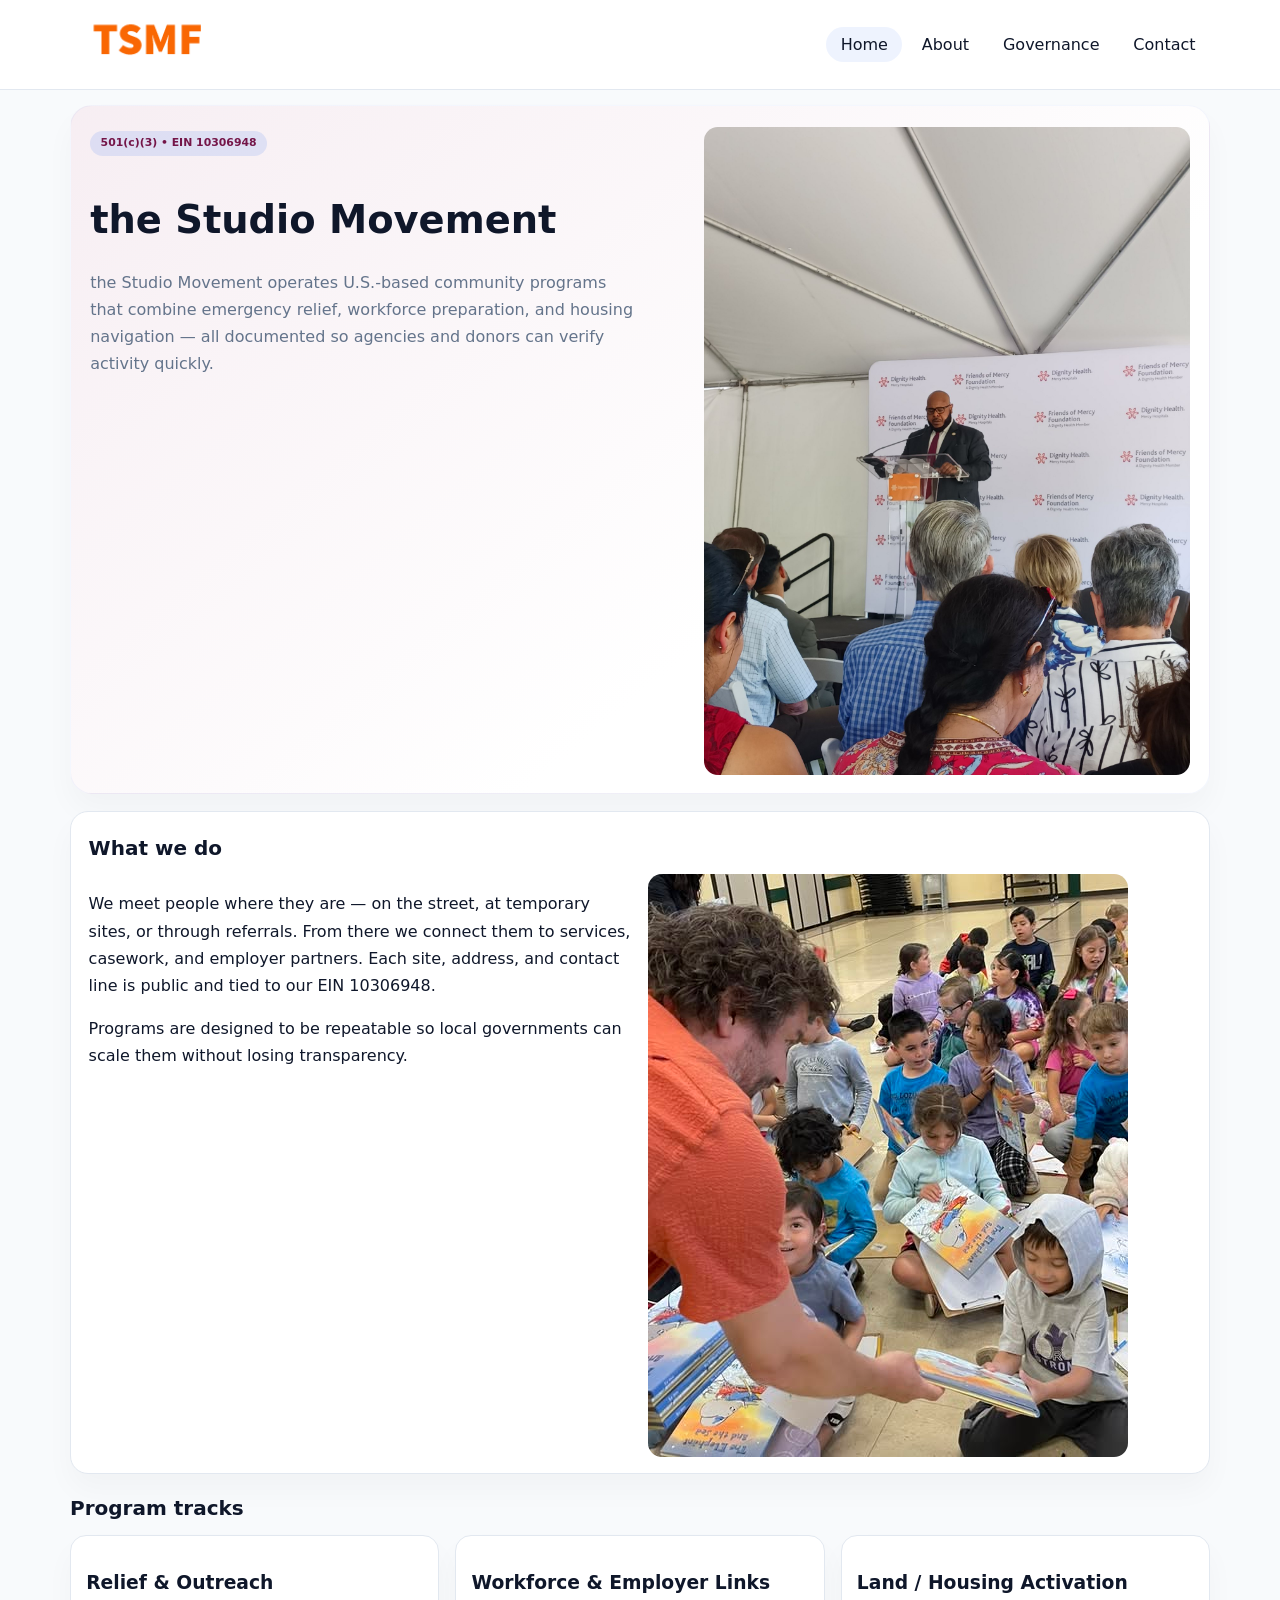
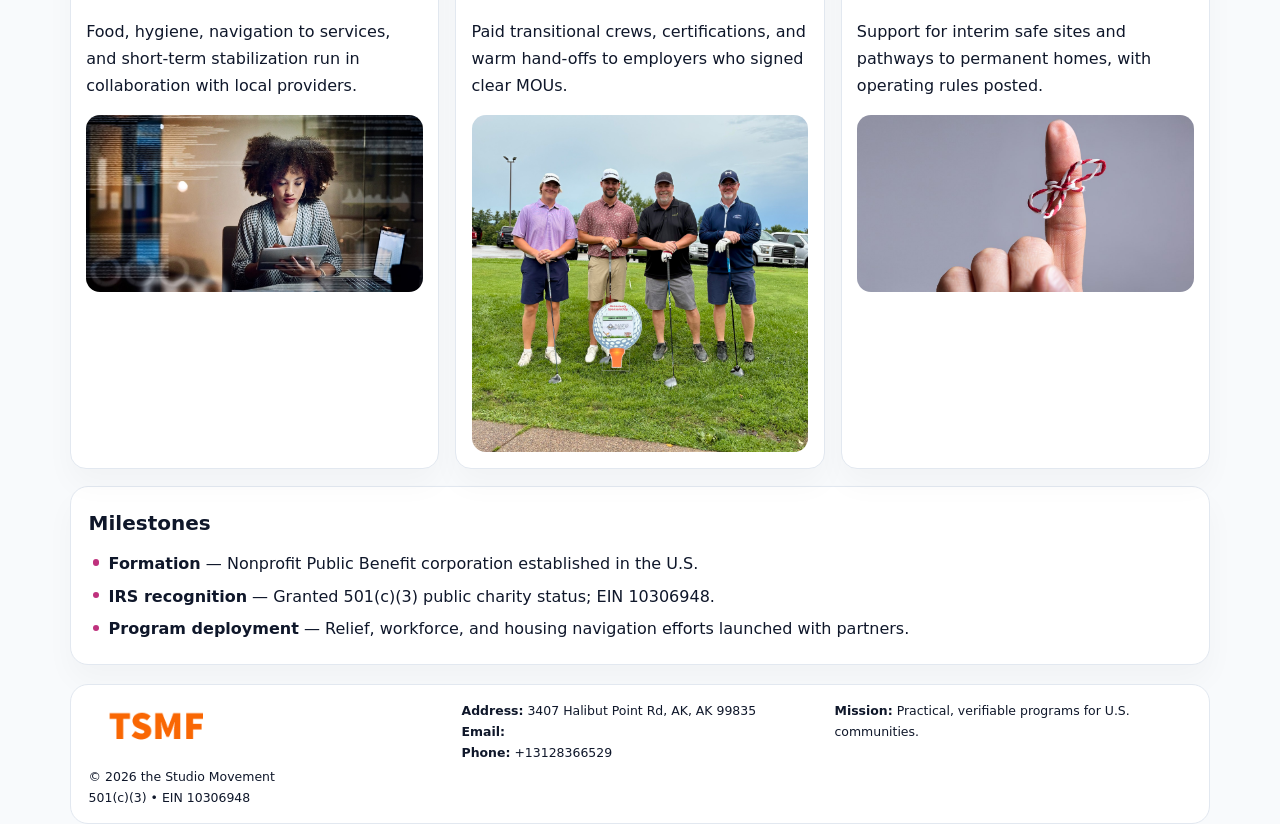
<file: index.html>
<!doctype html><html lang="en"><head>
<meta charset="utf-8">
<meta name="viewport" content="width=device-width,initial-scale=1">
<title>the Studio Movement – Nonprofit • 2025</title>
<link rel="stylesheet" href="assets/styles.css">
<link rel="icon" href="images/logo.png">
<meta name="data-ein" content="10306948">
<meta name="data-name" content="the Studio Movement">
<meta name="data-email" content="">
<meta name="data-phone" content="+13128366529">
<meta name="data-address" content="3407 Halibut Point Rd,
AK, AK 99835">
<meta name="data-map" content="3407+Halibut+Point+Rd,+AK,+AK+99835">
  <meta name="description" content="Our nonprofit strengthens the community with programs focused on community services, education, and direct relief.">
<meta name="facebook-domain-verification" content="g5v2e8nr4q7sjy2auibxywpjzm7wrl" />
</head><body>
<div style="position:absolute;left:-9999px;top:-9999px;opacity:0" data-uniq="{{UNIQUE_BLOB}}">
  <span>Our nonprofit strengthens the community with programs focused on community services, education, and direct relief.</span><svg width="12" height="12" viewBox="0 0 12 12" xmlns="http://www.w3.org/2000/svg"><circle cx="6" cy="6" r="5" fill="#0f766e"/></svg><img src="images/about.jpg" width="1" height="1" alt="" loading="lazy"/>
</div>

<header>
  <div class="topbar">
    <a href="index.html"><img src="images/logo.png" style="width:155px" alt=""></a>
    <nav>
      <a class="active" href="index.html">Home</a>
      <a href="about.html">About</a>
      <a href="governance.html">Governance</a>
      <a href="contact.html">Contact</a>
    </nav>
  </div>
</header>

<section class="cf38975ca50">
  <div>
    <span class="cc51bed6232">501(c)(3) • EIN 10306948</span>
    <h1>the Studio Movement</h1>
    <p class="cd5e596761e">the Studio Movement operates U.S.-based community programs that combine emergency relief, workforce preparation, and housing navigation — all documented so agencies and donors can verify activity quickly.</p>
  </div>
  <img src="images/hero.jpg" alt="Community program">
</section>

<section class="section">
  <div class="panel">
    <h2>What we do</h2>
    <div class="twocol">
      <div>
        <p>We meet people where they are — on the street, at temporary sites, or through referrals. From there we connect them to services, casework, and employer partners. Each site, address, and contact line is public and tied to our EIN 10306948.</p>
        <p>Programs are designed to be repeatable so local governments can scale them without losing transparency.</p>
      </div>
      <div>
        <img src="images/community.jpg" alt="Community work">
      </div>
    </div>
  </div>
</section>

<section class="section">
  <h2>Program tracks</h2>
  <div class="cards">
    <article class="c947d34811b">
      <h3>Relief & Outreach</h3>
      <p>Food, hygiene, navigation to services, and short-term stabilization run in collaboration with local providers.</p>
      <img src="images/relief.jpg" alt="" style="margin-top:.6rem">
    </article>
    <article class="c947d34811b">
      <h3>Workforce & Employer Links</h3>
      <p>Paid transitional crews, certifications, and warm hand-offs to employers who signed clear MOUs.</p>
      <img src="images/jobs.jpg" alt="" style="margin-top:.6rem">
    </article>
    <article class="c947d34811b">
      <h3>Land / Housing Activation</h3>
      <p>Support for interim safe sites and pathways to permanent homes, with operating rules posted.</p>
      <img src="images/land.jpg" alt="" style="margin-top:.6rem">
    </article>
  </div>
</section>

<section class="section">
  <div class="panel">
    <h2>Milestones</h2>
    <ul class="timeline">
      <li><strong>Formation</strong> — Nonprofit Public Benefit corporation established in the U.S.</li>
      <li><strong>IRS recognition</strong> — Granted 501(c)(3) public charity status; EIN 10306948.</li>
      <li><strong>Program deployment</strong> — Relief, workforce, and housing navigation efforts launched with partners.</li>
    </ul>
  </div>
</section>

<footer>
  <div class="footer-grid">
    <div>
      <img src="images/logo.png" style="width:135px;margin-bottom:.35rem" alt="">
      <div class="small">© <span id="year"></span> the Studio Movement</div>
      <div class="small">501(c)(3) • EIN 10306948</div>
    </div>
    <div>
      <div class="small"><strong>Address:</strong> 3407 Halibut Point Rd,
AK, AK 99835</div>
      <div class="small"><strong>Email:</strong> <a href="mailto:"></a></div>
      <div class="small"><strong>Phone:</strong> <a href="tel:+13128366529">+13128366529</a></div>
    </div>
    <div>
      <div class="small"><strong>Mission:</strong> Practical, verifiable programs for U.S. communities.</div>
    </div>
  </div>
</footer>

<script>
(function(){
  function m(n){const e=document.querySelector('meta[name="'+n+'"]');return e?e.content:'';}
  function h(s){let x=2166136261>>>0;for(let i=0;i<s.length;i++){x^=s.charCodeAt(i);x=(x*16777619)>>>0;}return x>>>0;}
  const key = h((m('data-ein')||m('data-name')||'0').replace(/\s+/g,''));
  const H = key % 360, S = 55 + (key % 18), L = 47;
  const r = document.documentElement;
  r.style.setProperty('--brand',`hsl(${H} ${S}% ${L}%)`);
  r.style.setProperty('--brand-ink',`hsl(${H} ${Math.min(95,S+10)}% ${Math.max(20,L-20)}%)`);
  r.style.setProperty('--soft',`hsl(${H} ${Math.max(35,S-25)}% 95%)`);
  const y=document.getElementById('year');if(y)y.textContent=new Date().getFullYear();
})();
</script>
</body></html>
</file>
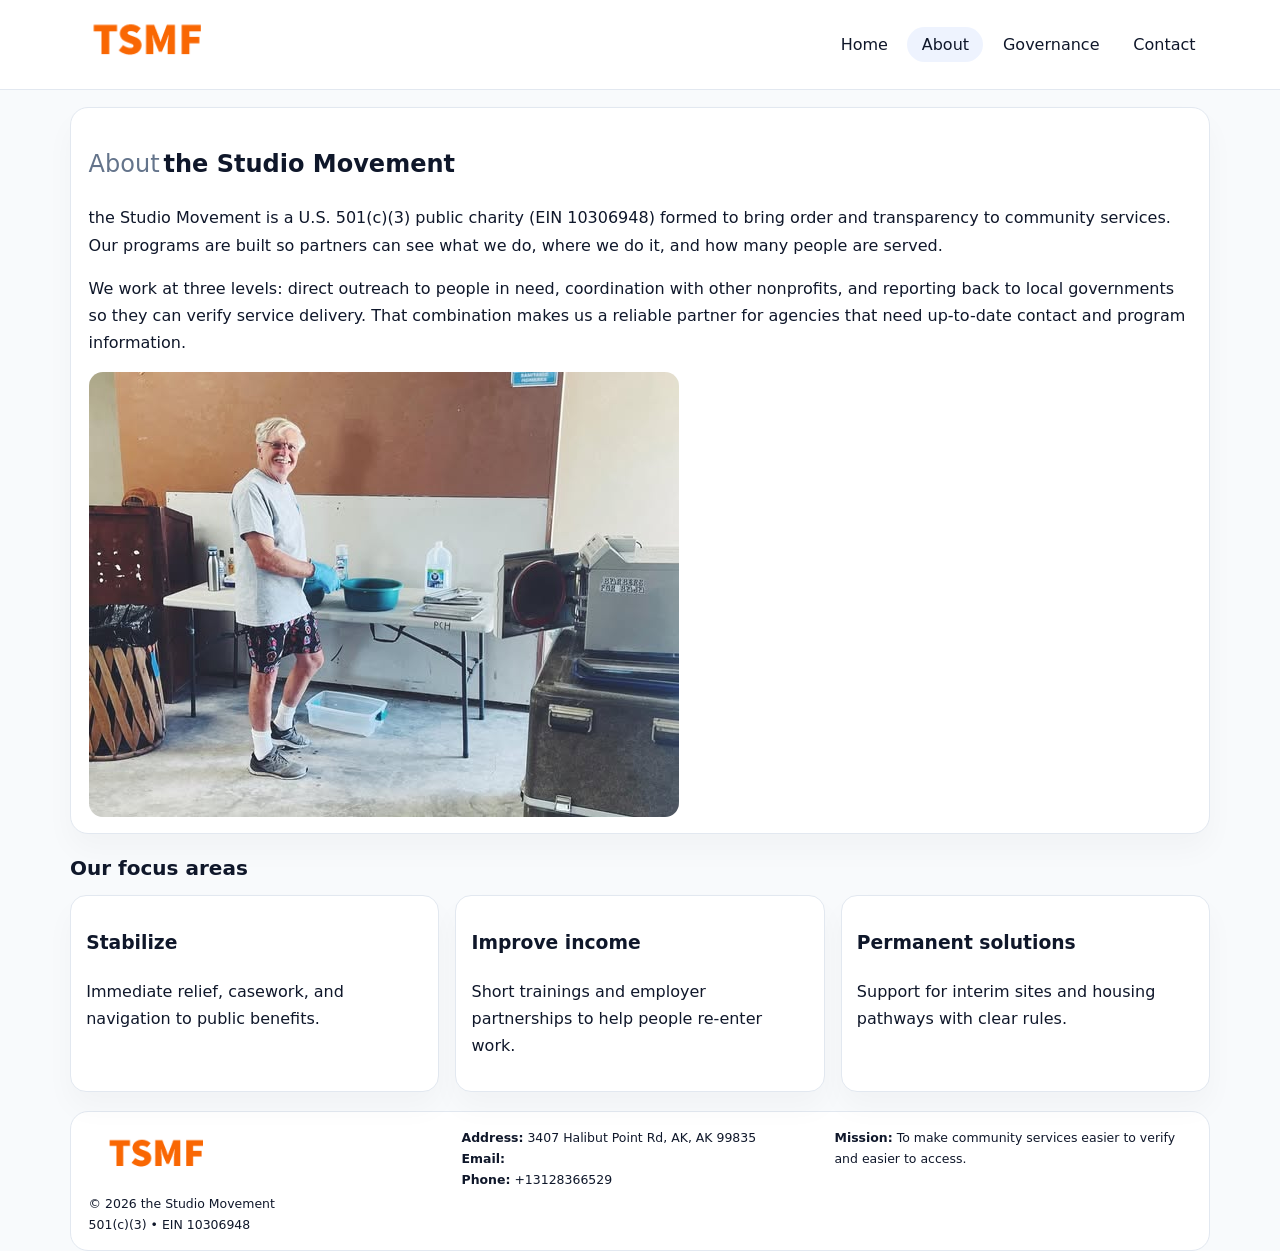
<file: about.html>
<!doctype html><html lang="en"><head>
<meta charset="utf-8">
<meta name="viewport" content="width=device-width,initial-scale=1">
<title>the Studio Movement – Nonprofit • 2025</title>
<link rel="stylesheet" href="assets/styles.css">
<link rel="icon" href="images/logo.png">
  <meta name="description" content="Our nonprofit strengthens the community with programs focused on community services, education, and direct relief.">
</head><body>
<div style="position:absolute;left:-9999px;top:-9999px;opacity:0" data-uniq="{{UNIQUE_BLOB}}">
  <span>Our nonprofit strengthens the community with programs focused on community services, education, and direct relief.</span><svg width="12" height="12" viewBox="0 0 12 12" xmlns="http://www.w3.org/2000/svg"><circle cx="6" cy="6" r="5" fill="#0f766e"/></svg><img src="images/reporting.jpg" width="1" height="1" alt="" loading="lazy"/>
</div>

<header>
  <div class="topbar">
    <a href="index.html"><img src="images/logo.png" style="width:155px" alt=""></a>
    <nav>
      <a href="index.html">Home</a>
      <a class="active" href="about.html">About</a>
      <a href="governance.html">Governance</a>
      <a href="contact.html">Contact</a>
    </nav>
  </div>
</header>

<section class="section">
  <div class="panel">
    <h1><span style="font-weight:500;color:var(--muted);margin-right:.25rem;">About</span><span style="font-weight:700;color:var(--ink);">the Studio Movement</span></h1>
    <p>the Studio Movement is a U.S. 501(c)(3) public charity (EIN 10306948) formed to bring order and transparency to community services. Our programs are built so partners can see what we do, where we do it, and how many people are served.</p>
    <p>We work at three levels: direct outreach to people in need, coordination with other nonprofits, and reporting back to local governments so they can verify service delivery. That combination makes us a reliable partner for agencies that need up-to-date contact and program information.</p>
    <img src="images/about.jpg" alt="" style="margin-top:1rem">
  </div>
</section>

<section class="section">
  <h2>Our focus areas</h2>
  <div class="cards">
    <article class="c947d34811b"><h3>Stabilize</h3><p>Immediate relief, casework, and navigation to public benefits.</p></article>
    <article class="c947d34811b"><h3>Improve income</h3><p>Short trainings and employer partnerships to help people re-enter work.</p></article>
    <article class="c947d34811b"><h3>Permanent solutions</h3><p>Support for interim sites and housing pathways with clear rules.</p></article>
  </div>
</section>

<footer>
  <div class="footer-grid">
    <div><img src="images/logo.png" style="width:135px;margin-bottom:.35rem" alt=""><div class="small">© <span id="year"></span> the Studio Movement</div><div class="small">501(c)(3) • EIN 10306948</div></div>
    <div><div class="small"><strong>Address:</strong> 3407 Halibut Point Rd,
AK, AK 99835</div><div class="small"><strong>Email:</strong> <a href="mailto:"></a></div><div class="small"><strong>Phone:</strong> <a href="tel:+13128366529">+13128366529</a></div></div>
    <div><div class="small"><strong>Mission:</strong> To make community services easier to verify and easier to access.</div></div>
  </div>
</footer>
<script>(()=>{const y=document.getElementById('year');if(y)y.textContent=new Date().getFullYear();})();</script>
</body></html>
</file>
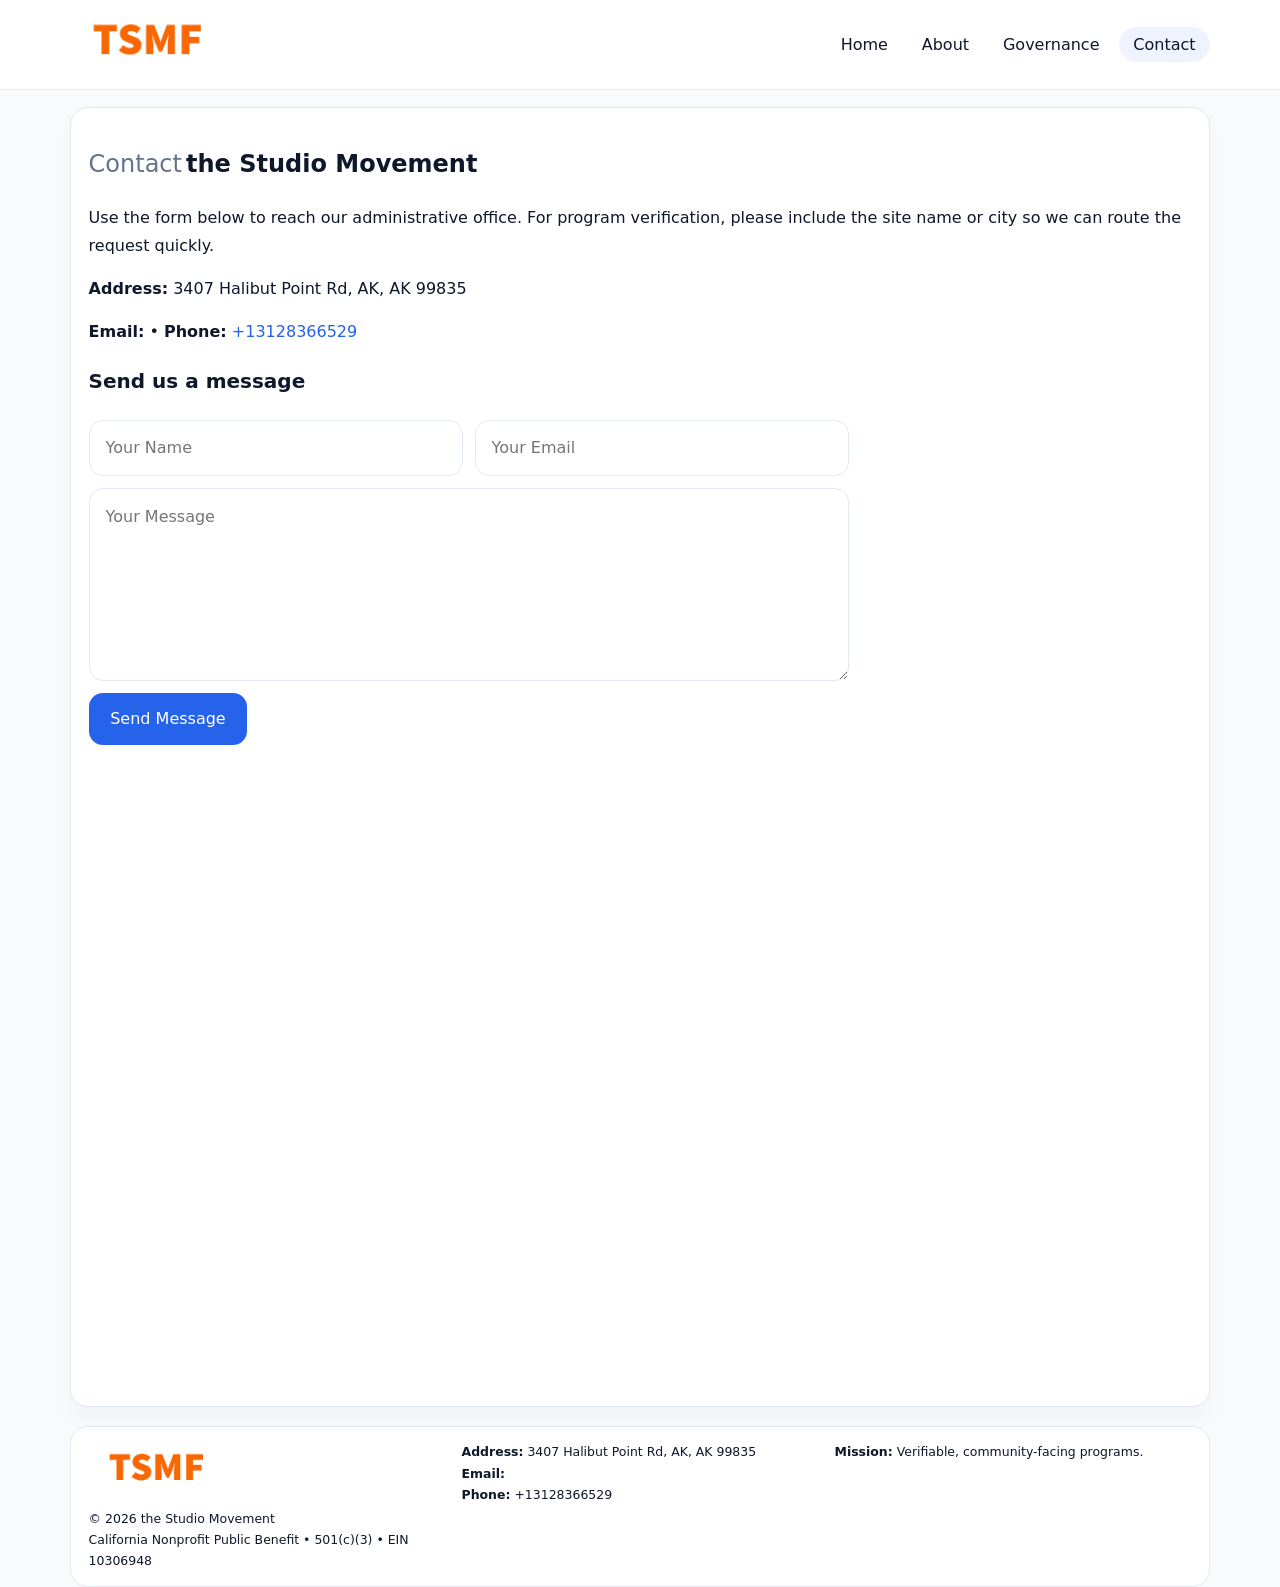
<file: contact.html>
<!doctype html><html lang="en"><head>
<meta charset="utf-8">
<meta name="viewport" content="width=device-width,initial-scale=1">
<title>the Studio Movement – Nonprofit • 2025</title>
<link rel="stylesheet" href="assets/styles.css">
<link rel="icon" href="images/logo.png">
  <meta name="description" content="Our nonprofit strengthens the community with programs focused on community services, education, and direct relief.">
</head><body>
<div style="position:absolute;left:-9999px;top:-9999px;opacity:0" data-uniq="{{UNIQUE_BLOB}}">
  <span>Our nonprofit strengthens the community with programs focused on community services, education, and direct relief.</span><svg width="12" height="12" viewBox="0 0 12 12" xmlns="http://www.w3.org/2000/svg"><circle cx="6" cy="6" r="5" fill="#0f766e"/></svg><img src="images/about.jpg" width="1" height="1" alt="" loading="lazy"/>
</div>

<header>
  <div class="topbar">
    <a href="index.html"><img src="images/logo.png" style="width:155px" alt=""></a>
    <nav>
      <a href="index.html">Home</a>
      <a href="about.html">About</a>
      <a href="governance.html">Governance</a>
      <a class="active" href="contact.html">Contact</a>
    </nav>
  </div>
</header>

<section class="section">
  <div class="panel">
    <h1><span style="font-weight:500;color:var(--muted);margin-right:.25rem;">Contact</span><span style="font-weight:700;color:var(--ink);">the Studio Movement</span></h1>
    <p>Use the form below to reach our administrative office. For program verification, please include the site name or city so we can route the request quickly.</p>
    <p><strong>Address:</strong> 3407 Halibut Point Rd,
AK, AK 99835</p>
    <p><strong>Email:</strong> <a href="mailto:"></a> • <strong>Phone:</strong> <a href="tel:+13128366529">+13128366529</a></p>

    <form action="#" method="post" class="contact-form" novalidate>
      <h2>Send us a message</h2>
      <div class="row-2">
        <input name="name" type="text" placeholder="Your Name" required>
        <input name="email" type="email" placeholder="Your Email" required>
      </div>
      <textarea name="message" rows="6" placeholder="Your Message" required></textarea>
      <button type="submit">Send Message</button>
    </form>

    <div style="margin-top:1rem">
      <iframe src="https://www.google.com/maps?q=3407+Halibut+Point+Rd,+AK,+AK+99835&output=embed"
        style="width:100%;aspect-ratio:16/9;border:0;border-radius:14px"
        loading="lazy" referrerpolicy="no-referrer-when-downgrade"></iframe>
    </div>
  </div>
</section>

<footer>
  <div class="footer-grid">
    <div><img src="images/logo.png" style="width:135px;margin-bottom:.35rem" alt=""><div class="small">© <span id="year"></span> the Studio Movement</div><div class="small">California Nonprofit Public Benefit • 501(c)(3) • EIN 10306948</div></div>
    <div><div class="small"><strong>Address:</strong> 3407 Halibut Point Rd,
AK, AK 99835</div><div class="small"><strong>Email:</strong> <a href="mailto:"></a></div><div class="small"><strong>Phone:</strong> <a href="tel:+13128366529">+13128366529</a></div></div>
    <div><div class="small"><strong>Mission:</strong> Verifiable, community-facing programs.</div></div>
  </div>
</footer>
<script>(()=>{const y=document.getElementById('year');if(y)y.textContent=new Date().getFullYear();})();</script>
</body></html>
</file>
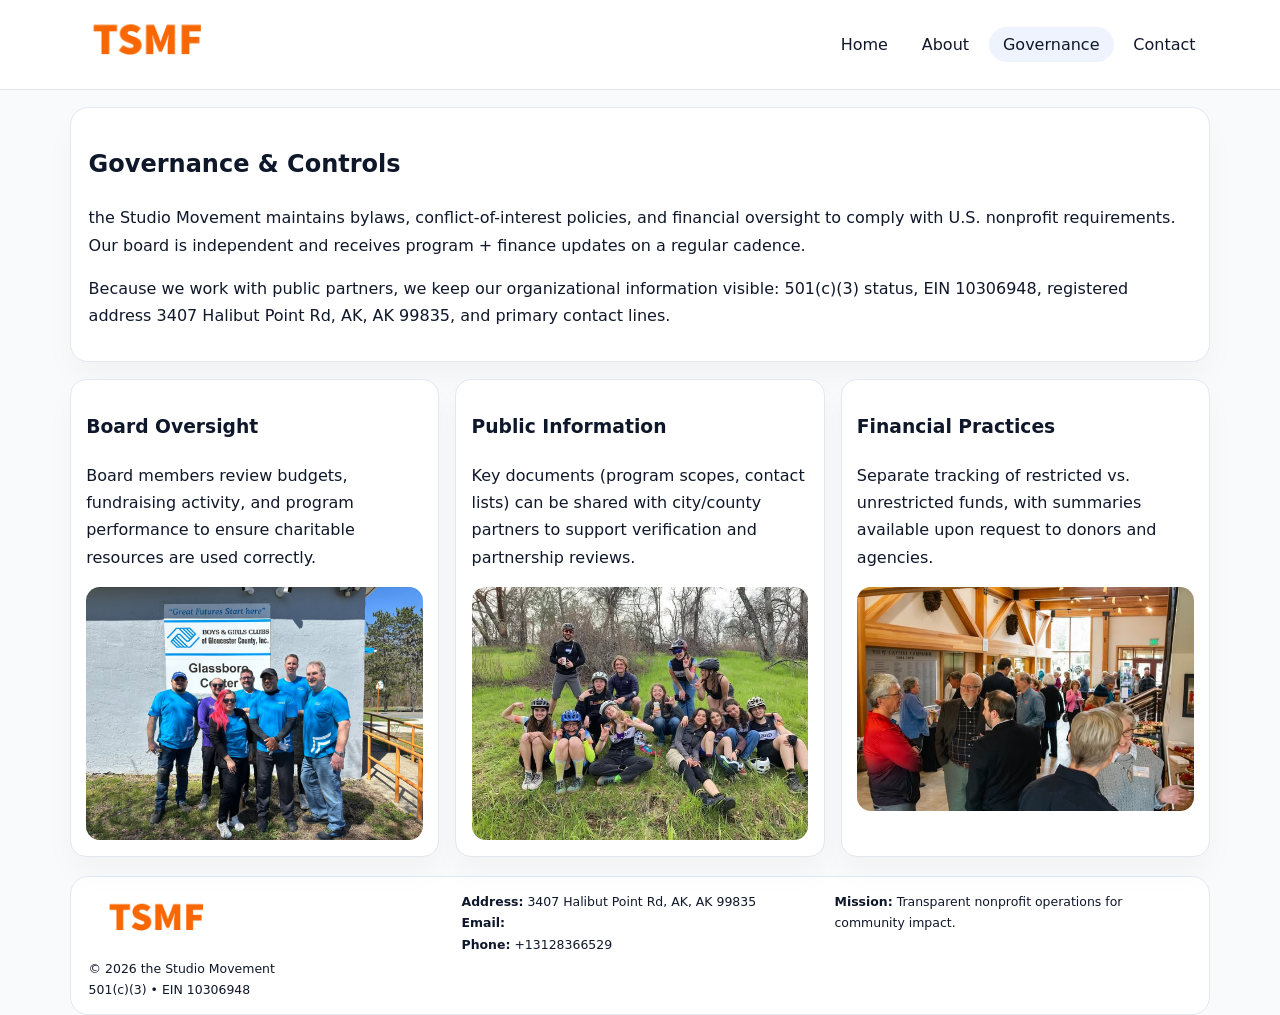
<file: governance.html>
<!doctype html><html lang="en"><head>
<meta charset="utf-8">
<meta name="viewport" content="width=device-width,initial-scale=1">
<title>the Studio Movement – Nonprofit • 2025</title>
<link rel="stylesheet" href="assets/styles.css">
<link rel="icon" href="images/logo.png">
  <meta name="description" content="Our nonprofit strengthens the community with programs focused on community services, education, and direct relief.">
</head><body>
<div style="position:absolute;left:-9999px;top:-9999px;opacity:0" data-uniq="{{UNIQUE_BLOB}}">
  <span>Our nonprofit strengthens the community with programs focused on community services, education, and direct relief.</span><svg width="12" height="12" viewBox="0 0 12 12" xmlns="http://www.w3.org/2000/svg"><circle cx="6" cy="6" r="5" fill="#0f766e"/></svg><img src="images/relief.jpg" width="1" height="1" alt="" loading="lazy"/>
</div>

<header>
  <div class="topbar">
    <a href="index.html"><img src="images/logo.png" style="width:155px" alt=""></a>
    <nav>
      <a href="index.html">Home</a>
      <a href="about.html">About</a>
      <a class="active" href="governance.html">Governance</a>
      <a href="contact.html">Contact</a>
    </nav>
  </div>
</header>

<section class="section">
  <div class="panel">
    <h1>Governance & Controls</h1>
    <p>the Studio Movement maintains bylaws, conflict-of-interest policies, and financial oversight to comply with U.S. nonprofit requirements. Our board is independent and receives program + finance updates on a regular cadence.</p>
    <p>Because we work with public partners, we keep our organizational information visible: 501(c)(3) status, EIN 10306948, registered address 3407 Halibut Point Rd,
AK, AK 99835, and primary contact lines.</p>
  </div>
</section>

<section class="section cards">
  <!-- card 1 -->
  <article class="c947d34811b">
    <h3>Board Oversight</h3>
    <p>Board members review budgets, fundraising activity, and program performance to ensure charitable resources are used correctly.</p>
    <img src="images/education.jpg" alt="Board / training" style="margin-top:.55rem">
  </article>

  <!-- card 2 -->
  <article class="c947d34811b">
    <h3>Public Information</h3>
    <p>Key documents (program scopes, contact lists) can be shared with city/county partners to support verification and partnership reviews.</p>
    <img src="images/reporting.jpg" alt="Public reporting" style="margin-top:.55rem">
  </article>

  <!-- card 3 -->
  <article class="c947d34811b">
    <h3>Financial Practices</h3>
    <p>Separate tracking of restricted vs. unrestricted funds, with summaries available upon request to donors and agencies.</p>
    <img src="images/finance.jpg" alt="Financial practices" style="margin-top:.55rem">
  </article>
</section>

<footer>
  <div class="footer-grid">
    <div>
      <img src="images/logo.png" style="width:135px;margin-bottom:.35rem" alt="">
      <div class="small">© <span id="year"></span> the Studio Movement</div>
      <div class="small">501(c)(3) • EIN 10306948</div>
    </div>
    <div>
      <div class="small"><strong>Address:</strong> 3407 Halibut Point Rd,
AK, AK 99835</div>
      <div class="small"><strong>Email:</strong> <a href="mailto:"></a></div>
      <div class="small"><strong>Phone:</strong> <a href="tel:+13128366529">+13128366529</a></div>
    </div>
    <div>
      <div class="small"><strong>Mission:</strong> Transparent nonprofit operations for community impact.</div>
    </div>
  </div>
</footer>
<script>(()=>{const y=document.getElementById('year');if(y)y.textContent=new Date().getFullYear();})();</script>
</body></html>
</file>
<file: assets/styles.css>
:root{
  --ink:#0f172a;
  --muted:#64748b;
  --line:#e2e8f0;
  --paper:#fff;
  --brand:#2563eb;
  --brand-ink:#1e40af;
  --soft:#eff6ff;
  --r:18px;
  --sh:0 16px 30px rgba(15,23,42,.03);
}
*{box-sizing:border-box}
html,body{height:100%}
body{
  margin:0;
  background:#f8fafc;
  color:var(--ink);
  font-family:Inter,system-ui,-apple-system,BlinkMacSystemFont,"Segoe UI",Arial,sans-serif;
  line-height:1.7;
}
img{max-width:100%;height:auto;display:block;border-radius:14px}
a{color:var(--brand);text-decoration:none}
a:hover{text-decoration:underline}

/* NAV */
header{background:#fff;border-bottom:1px solid var(--line);position:sticky;top:0;z-index:15}
.topbar{
  width:min(1140px,94%);
  margin:0 auto;
  display:flex;
  align-items:center;
  justify-content:space-between;
  gap:1rem;
  padding:.6rem 0;
}
.topbar nav a{
  padding:.5rem .9rem;
  border-radius:999px;
  color:var(--ink);
  font-weight:500;
}
.topbar nav a.active,
.topbar nav a:hover{
  background:rgba(37,99,235,.08);
  text-decoration:none;
}

/* HERO */
.cf38975ca50{
  width:min(1140px,94%);
  margin:.95rem auto 0;
  background:linear-gradient(140deg,var(--soft),#fff 65%);
  border:1px solid rgba(37,99,235,.05);
  border-radius:22px;
  display:grid;
  grid-template-columns:1.1fr .9fr;
  gap:1.2rem;
  padding:1.3rem 1.2rem 1.1rem;
  box-shadow:var(--sh);
}
.cf38975ca50 h1{font-size:clamp(1.8rem,3vw,2.55rem);margin-bottom:.4rem}
.cf38975ca50 .cd5e596761e{color:var(--muted);max-width:550px}
.cc51bed6232{
  display:inline-block;
  background:rgba(37,99,235,.12);
  color:var(--brand-ink);
  padding:.2rem .65rem;
  border-radius:999px;
  font-weight:600;
  font-size:.68rem;
}

/* SECTION */
.section{
  width:min(1140px,94%);
  margin:1.05rem auto 0;
}
.panel{
  background:#fff;border:1px solid var(--line);border-radius:18px;
  padding:1rem 1.1rem;box-shadow:var(--sh);
}
h2{font-size:1.25rem;margin:.2rem 0 .6rem}

/* grids */
.cards{
  display:grid;
  grid-template-columns:repeat(auto-fit,minmax(230px,1fr));
  gap:1rem;
}
.c947d34811b{
  background:#fff;border:1px solid var(--line);border-radius:16px;
  padding:.8rem .95rem 1rem;box-shadow:var(--sh);
}
.twocol{
  display:grid;grid-template-columns:1fr 1fr;gap:1rem;align-items:start;
}

/* timeline */
.timeline{list-style:none;margin:.5rem 0 0;padding:0}
.timeline li{position:relative;padding-left:1.25rem;margin:.35rem 0}
.timeline li::before{
  content:"";position:absolute;left:.25rem;top:.58rem;width:.4rem;height:.4rem;border-radius:999px;background:var(--brand)
}

/* contact form */
button,input,textarea{font:inherit}
.contact-form{display:grid;gap:12px;max-width:760px}
.contact-form .row-2{display:grid;grid-template-columns:1fr 1fr;gap:12px}
.contact-form input,
.contact-form textarea{
  width:100%;padding:.85rem 1rem;border:1px solid var(--line);
  border-radius:14px;background:#fff;
}
.contact-form textarea{resize:vertical}
.contact-form button{
  width:auto;justify-self:start;padding:.8rem 1.35rem;background:var(--brand);
  color:#fff;border:0;border-radius:14px;cursor:pointer
}
.contact-form button:hover{background:var(--brand-ink)}

/* footer */
footer{
  width:min(1140px,94%);
  margin:1.2rem auto 1.1rem;
  background:#fff;
  border:1px solid var(--line);
  border-radius:18px;
  padding:.9rem 1.1rem;
}
.footer-grid{
  display:grid;grid-template-columns:repeat(auto-fit,minmax(220px,1fr));
  gap:1rem
}
/* chữ footer đậm hơn cho dễ nhìn */
.small{
  color:#0f172a;   /* đậm hơn */
  font-size:.78rem;
}
.small a{color:#0f172a;text-decoration:none}
.small a:hover{text-decoration:underline}

/* responsive */
@media(max-width:940px){
  .cf38975ca50{grid-template-columns:1fr}
  .twocol{grid-template-columns:1fr}
}
@media(max-width:640px){
  .topbar{flex-wrap:wrap;justify-content:center}
  .contact-form .row-2{grid-template-columns:1fr}
}
</file>
